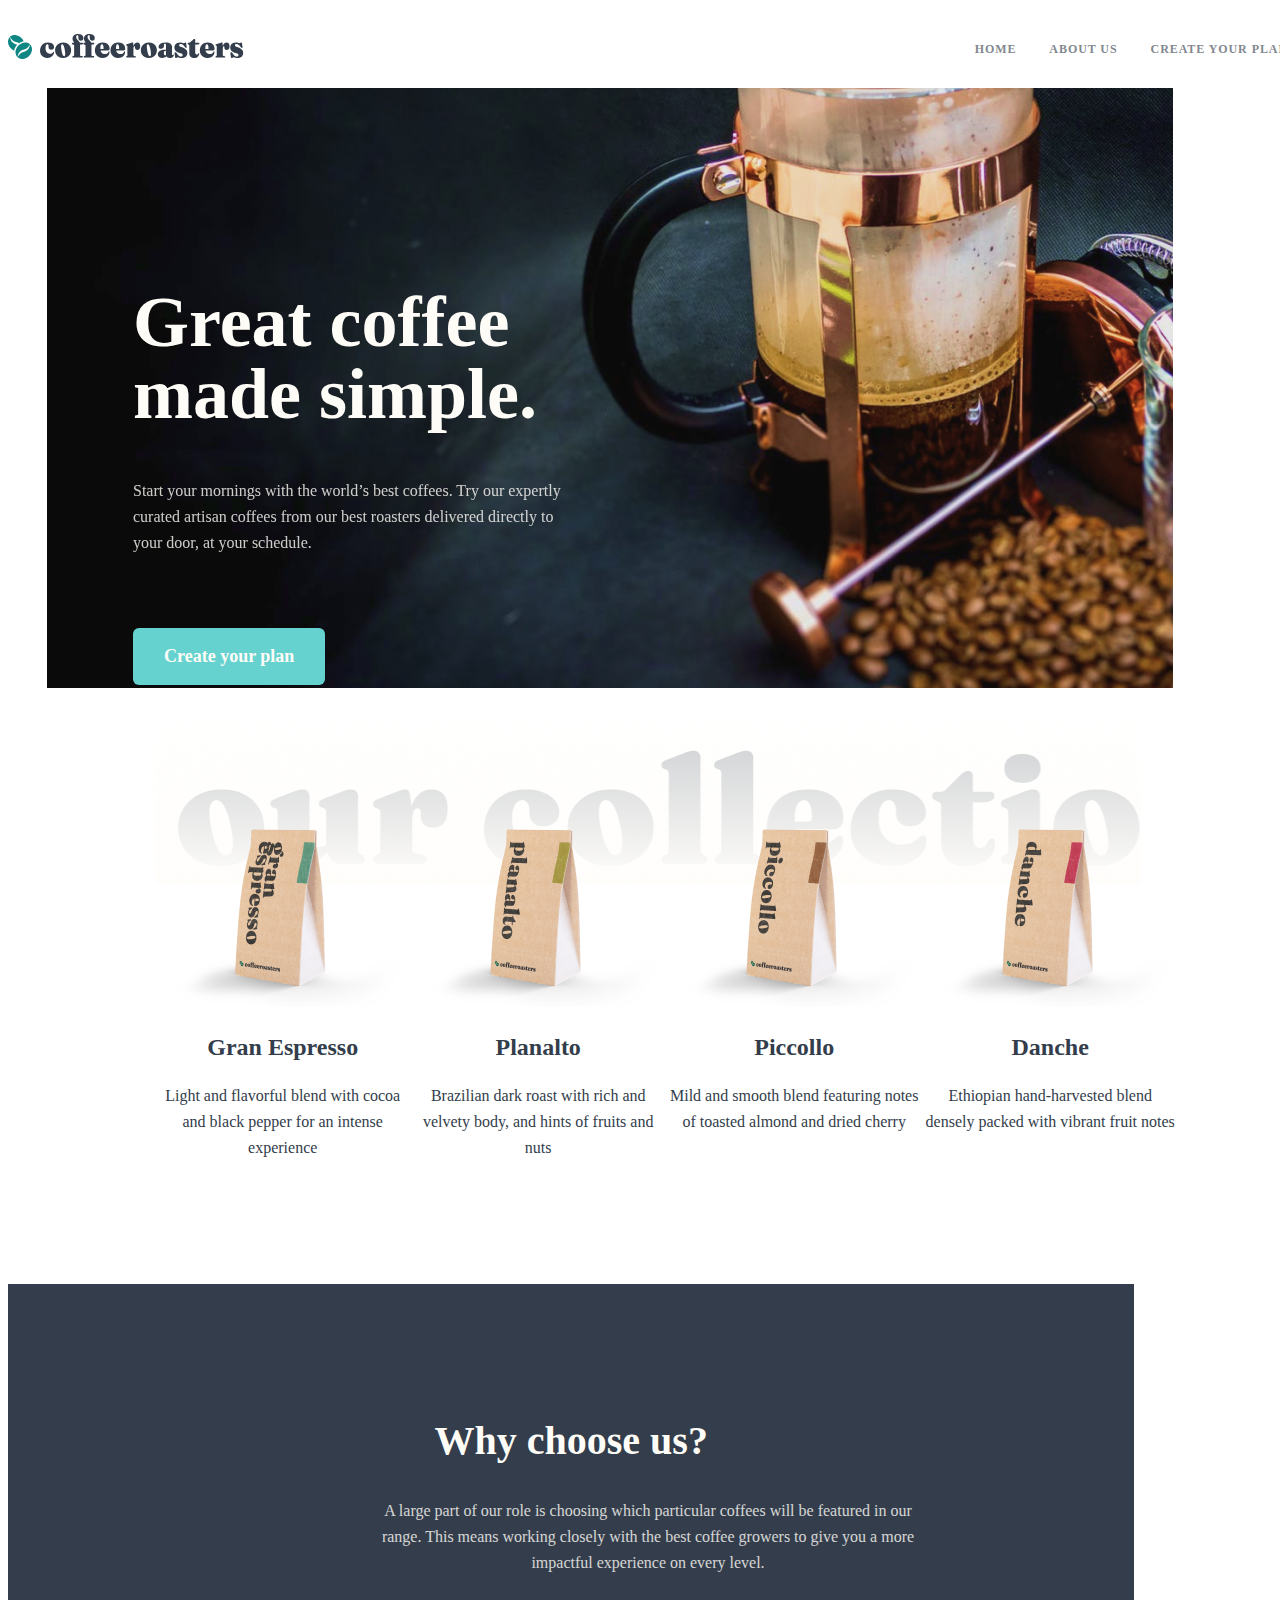
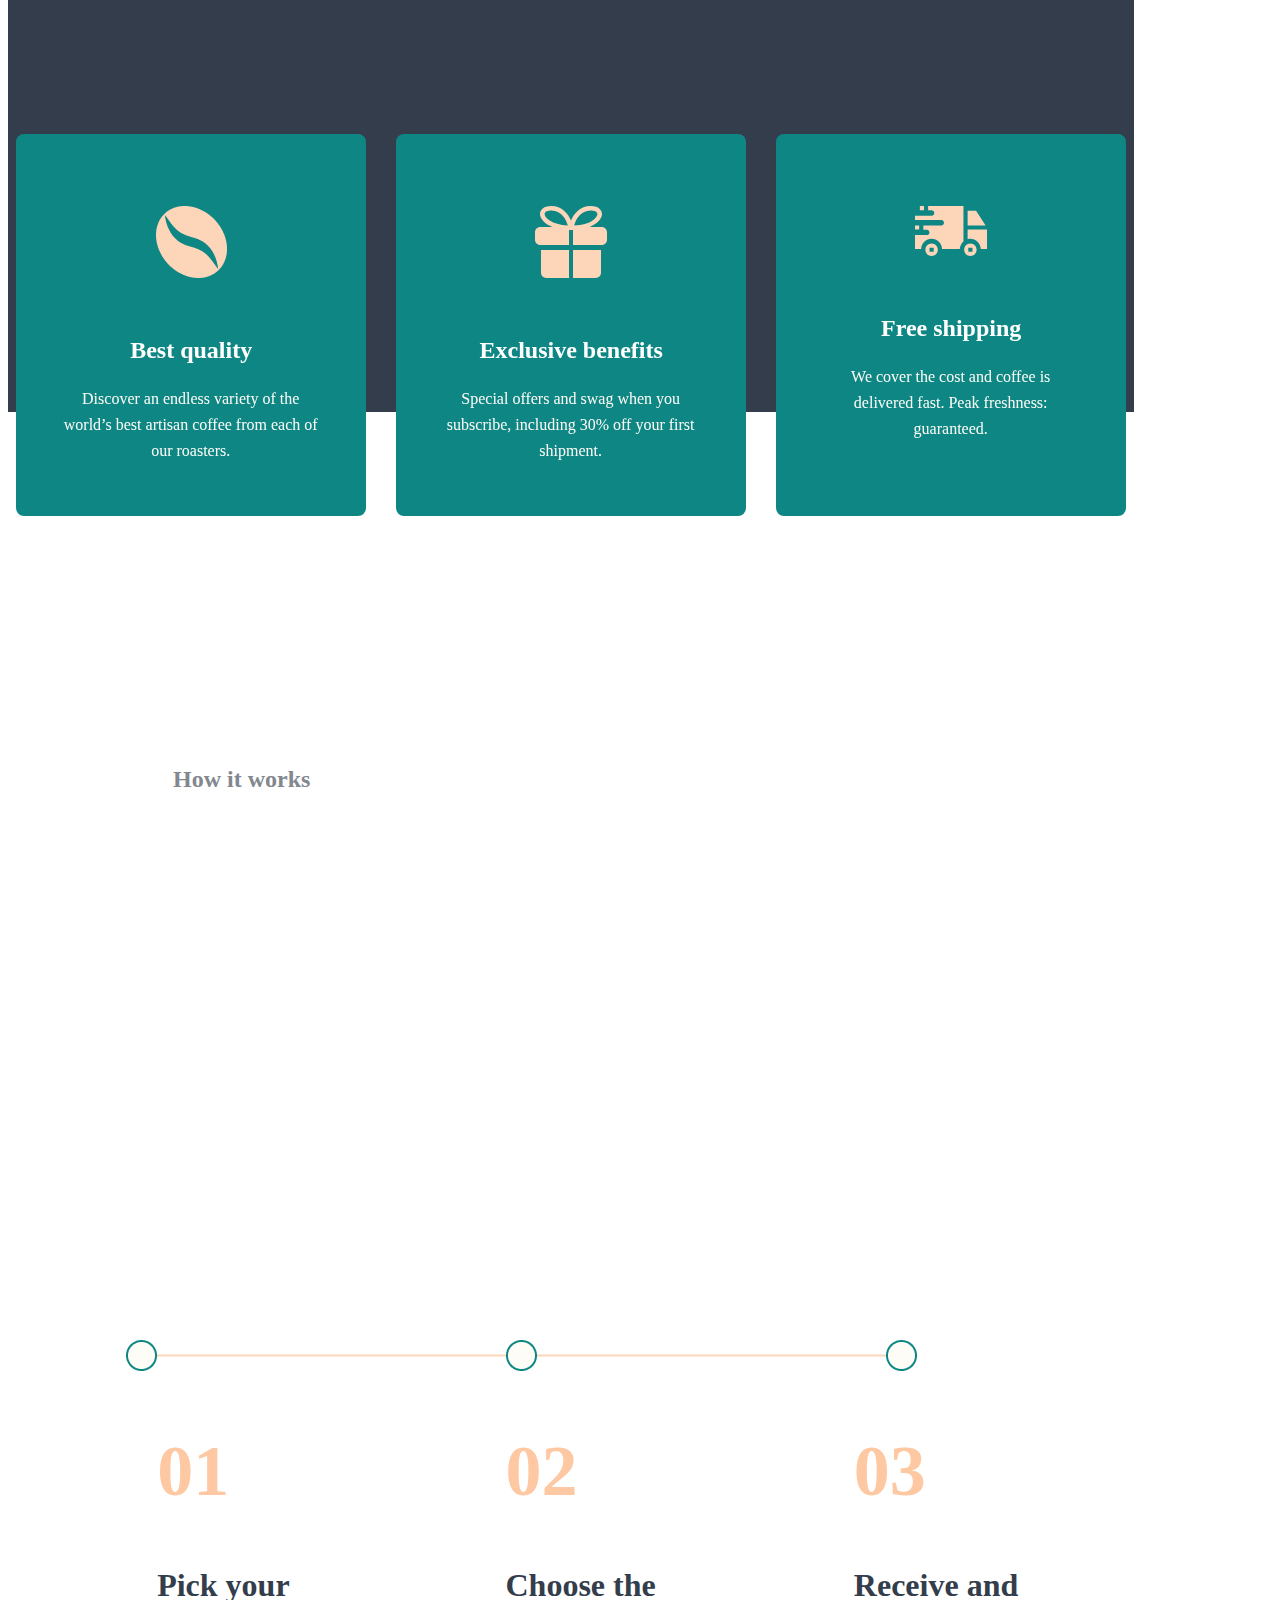
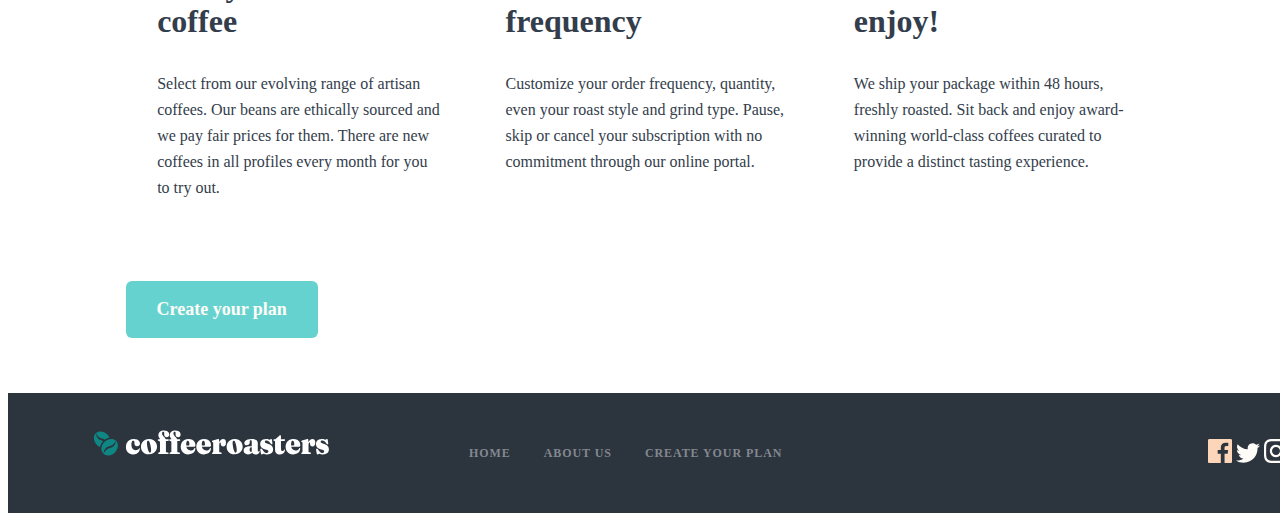
<file: index.html>
<!DOCTYPE html>
<html lang="en">
<head>
    <meta charset="UTF-8">
    <meta http-equiv="X-UA-Compatible" content="IE=edge">
    <meta name="viewport" content="width=device-width, initial-scale=1.0">
    <title>Document</title>
    <link rel="stylesheet" href="./style/main.css">
</head>
<body>
    <header>
        <div class="header_logo">
            <img src="./img/logo (2).svg" alt="">
        </div>
        <nav class="header_nav">
            <ul class="header_collection">
                <li class="collection_items"><a class="collection_items_links" href="index.htm">HOME</a></li>
                <li class="collection_items"><a class="collection_items_links" href="about.html">ABOUT US</a></li>
                <li class="collection_items"><a class="collection_items_links" href="createplan.html">Create your plan</a></li>
            </ul>
        </nav>
        <i id="cross_bar" class="fa-solid fa-align-justify"></i>
    </header>
    <div class="hero_photo">
        <div class="hero_text">
            <h1>Great coffee 
                made simple.</h1>
                <p class="main_text">Start your mornings with the world’s best coffees. Try our  expertly curated artisan coffees from our best roasters  delivered directly to your door, at your schedule.</p>
            <div class="hero_btn"> <button class="offer_btn">Create your plan</button></div>
            </div>
            </div>
            <div class="over_options">
                <div class="coffee_options">
            <div class="first_option">
                <div class="goods_photo">
                <img class="goods" src="./img/kopi1 copy.png" alt="">
            </div>
                <div class="text_quality">
                <h2 class="type">Gran Espresso</h2>
                <p class="description">Light and flavorful blend with cocoa <br> and black pepper for an intense <br> experience</p>
            </div>
            </div>
            <div class="first_option">
                <div class="goods_photo">
                <img class="goods" src="./img/kopi2.png" alt="">
              </div>
                <div class="text_quality">
                <h2 class="type">Planalto</h2>
                <p class="description">Brazilian dark roast with rich and  velvety body, and  hints of fruits and nuts</p>
            </div>
            </div>  
            <div class="first_option">
                <div class="goods_photo">
                <img class="goods" src="./img/kopi3.png" alt="">
             </div>
                <div class="text_quality">
                <h2 class="type">Piccollo</h2>
                <p class="description">Mild and smooth blend featuring  notes of toasted almond and dried  cherry</p>
            </div>
            </div>
            <div class="first_option">
                <div class="goods_photo">
                <img class="goods" src="./img/kopi4.png" alt="">
                </div>
                <div class="text_quality">
                <h2 class="type">Danche</h2>
                <p class="description">Ethiopian hand-harvested blend  densely packed with vibrant fruit  notes</p>
            </div>
            </div>
                </div>
                </div>
                <div class="over_reasons">
                    <div class="unite_box">
                <div class="box_reasons">
                    <div class="text_reason">
                    <div class="reason_one">
            <h2 class="question">Why choose us?</h2>
            <p class="reason">A large part of our role is choosing which particular coffees will be featured
                in our range. This means working closely with the best coffee growers to give
                you a more impactful experience on every level.</p>
            </div>  
            </div>
            <div class="over_boxes">
            <div class="boxes">
                <div class="box_one">
                    <div class="logo_quality">
                    <img src="./img/Shape1.png" alt="">
                    </div>
                    <div class="text_product">
                    <h2 class="quality">Best quality</h2>
                    <p class="advert_text">Discover an endless variety of the world’s best artisan coffee from each of our roasters.</p>
                </div>
                </div>
                <div class="box_one">
                    <div class="logo_quality">
                    <img src="./img/shape2.svg" alt="">
                    </div>
                    <div class="text_product">
                    <h2 class="quality">Exclusive benefits</h2>
                    <p class="advert_text">Special offers and swag when you subscribe, including 30% off your first shipment.</p>
                </div>
                </div>
                <div class="box_one">
                    <div class="logo_quality">
                    <img class="product_photo" src="./img/shape3.svg" alt="">
                    </div>
                    <div class="text_product">
                    <h2 class="quality">Free shipping</h2>
                    <p class="advert_text">We cover the cost and coffee is delivered fast. Peak freshness: guaranteed.</p>
                </div>
                </div>
            </div> 
            </div> 
            </div>
                <div class="seond_box">
                    <h2 class="process">How it works</h2>
                </div>
                </div>
                </div>
                <div class="over_statistics">
                    <div class="statistics">
                        <div class="line">
                      <img src="./img/line_circle.png" alt="">
                      </div>  
                      <div class="over_condition">
                      <div class="conditions">
                      <div class="first">
                        <h2 class="number">01</h2>
                        <h3 class="preference">Pick your <br>
                            coffee</h3>
                        <p class="inside_preference">Select from our evolving range of artisan coffees. Our beans are ethically sourced and we pay fair prices for them. There are new coffees in all profiles every month for you to try out.</p>
                      </div>
                      <div class="first">
                        <h2 class="number">02</h2>
                        <h3 class="preference">Choose the <br> frequency</h3>
                        <p class="inside_preference">Customize your order frequency, quantity, even your roast style and grind type. Pause, skip or cancel your subscription with no commitment through our online portal.</p>
                      </div>
                      <div class="first">
                        <h2 class="number">03</h2>
                        <h3 class="preference">Receive and <br> enjoy!</h3>
                        <p class="inside_preference">We ship your package within 48 hours, freshly roasted. Sit back and enjoy award-winning world-class coffees curated to provide a distinct tasting experience.</p>
                        <button class="attempt">Create your plan</button>  
                    </div>
                    </div>
                    <button class="plan">Create your plan</button>
                    </div>
                    </div>
                    </div>
                    <footer>
                        <div class="footer_part">
                            <div class="left_part">
                                <div class="footer_logo"> <img src="./img/footer_logo.svg" alt=""></div>
                            <nav class="nav_footer">
                                <ul class="collection">
                                    <li class="footer_items">HOME</li>
                                    <li class="footer_items">ABOUT US</li>
                                    <li class="footer_items">Create your plan</li>
                
                                </ul>
                            </nav>
                            </div>
                            <div class="apps_part">
                            <div class="right_part">
                                <img class="app" src="./img/facebook (2).svg" alt="">
                                <img class="app" src="./img/twitter.svg" alt="">
                                <img class="app" src="./img/inst.svg" alt="">
                            </div>
                            </div>
                        </div>
                    </footer>
</body>
</html>
</file>
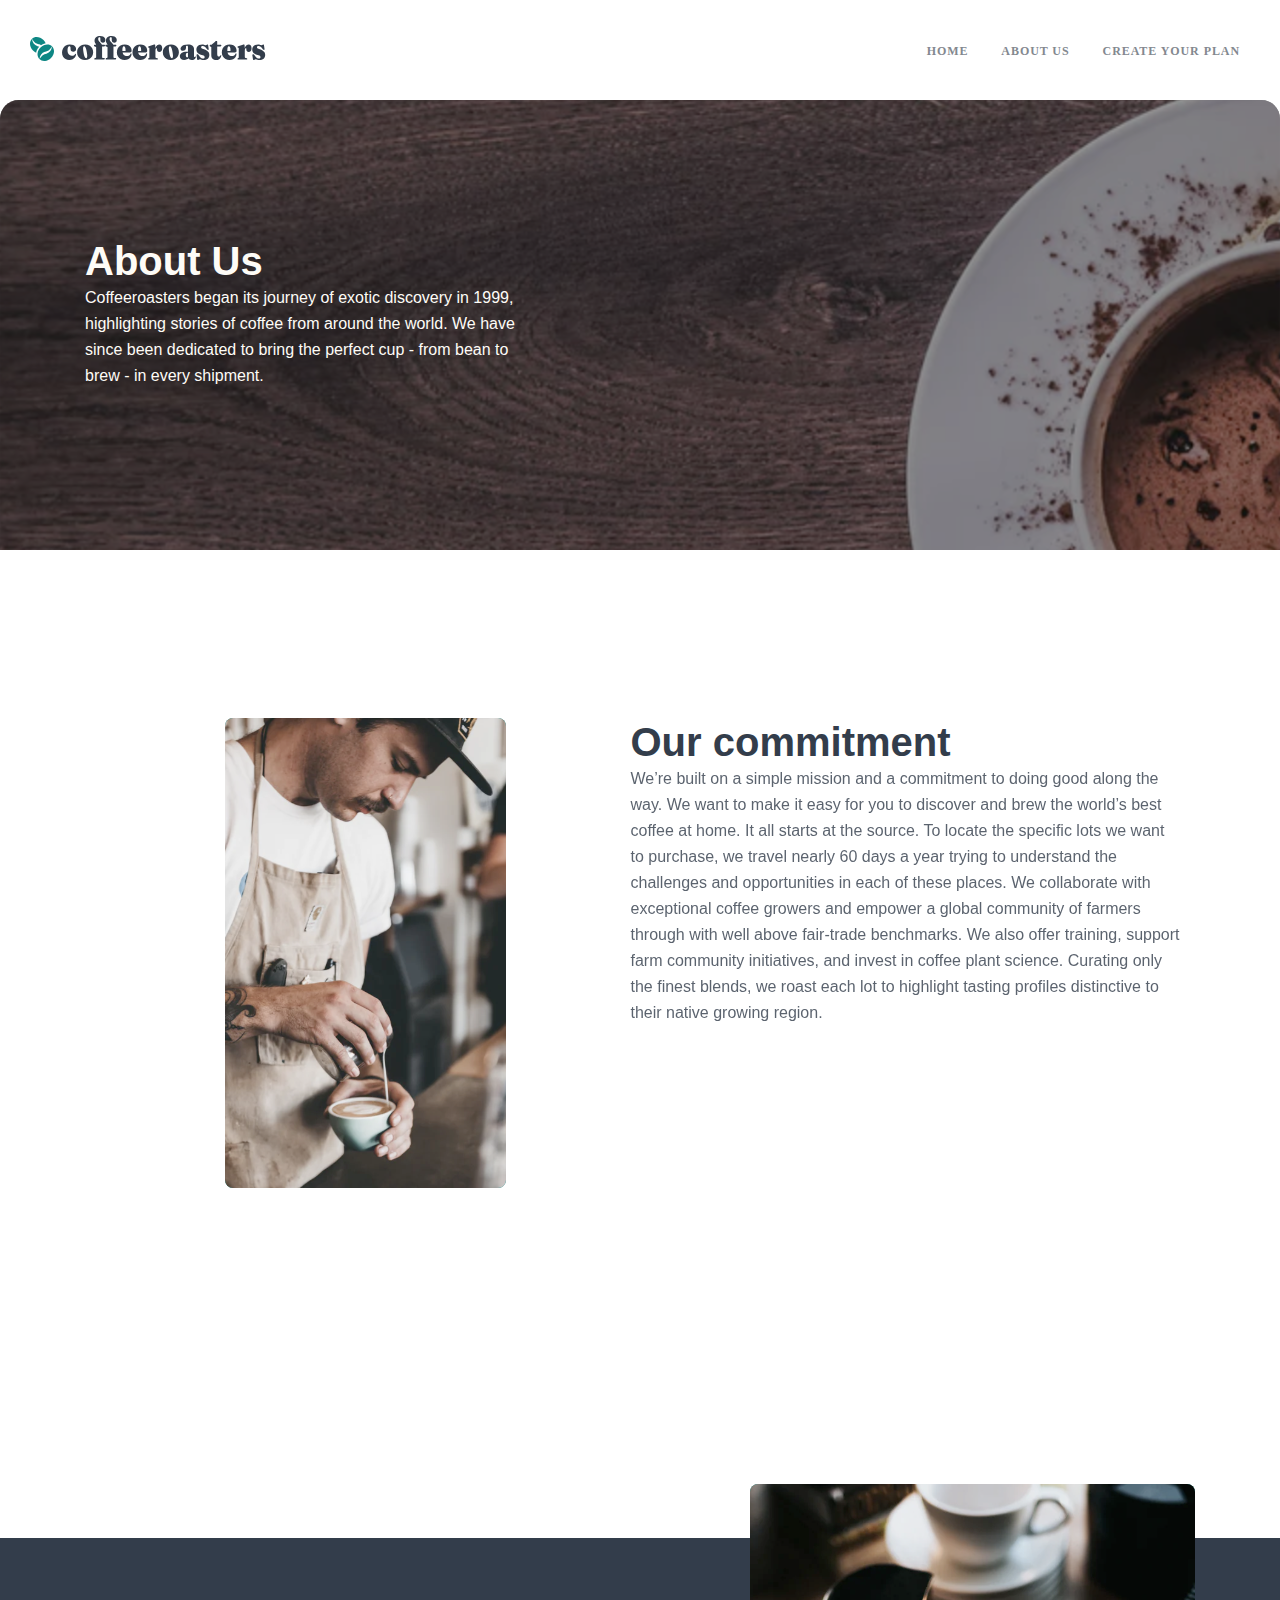
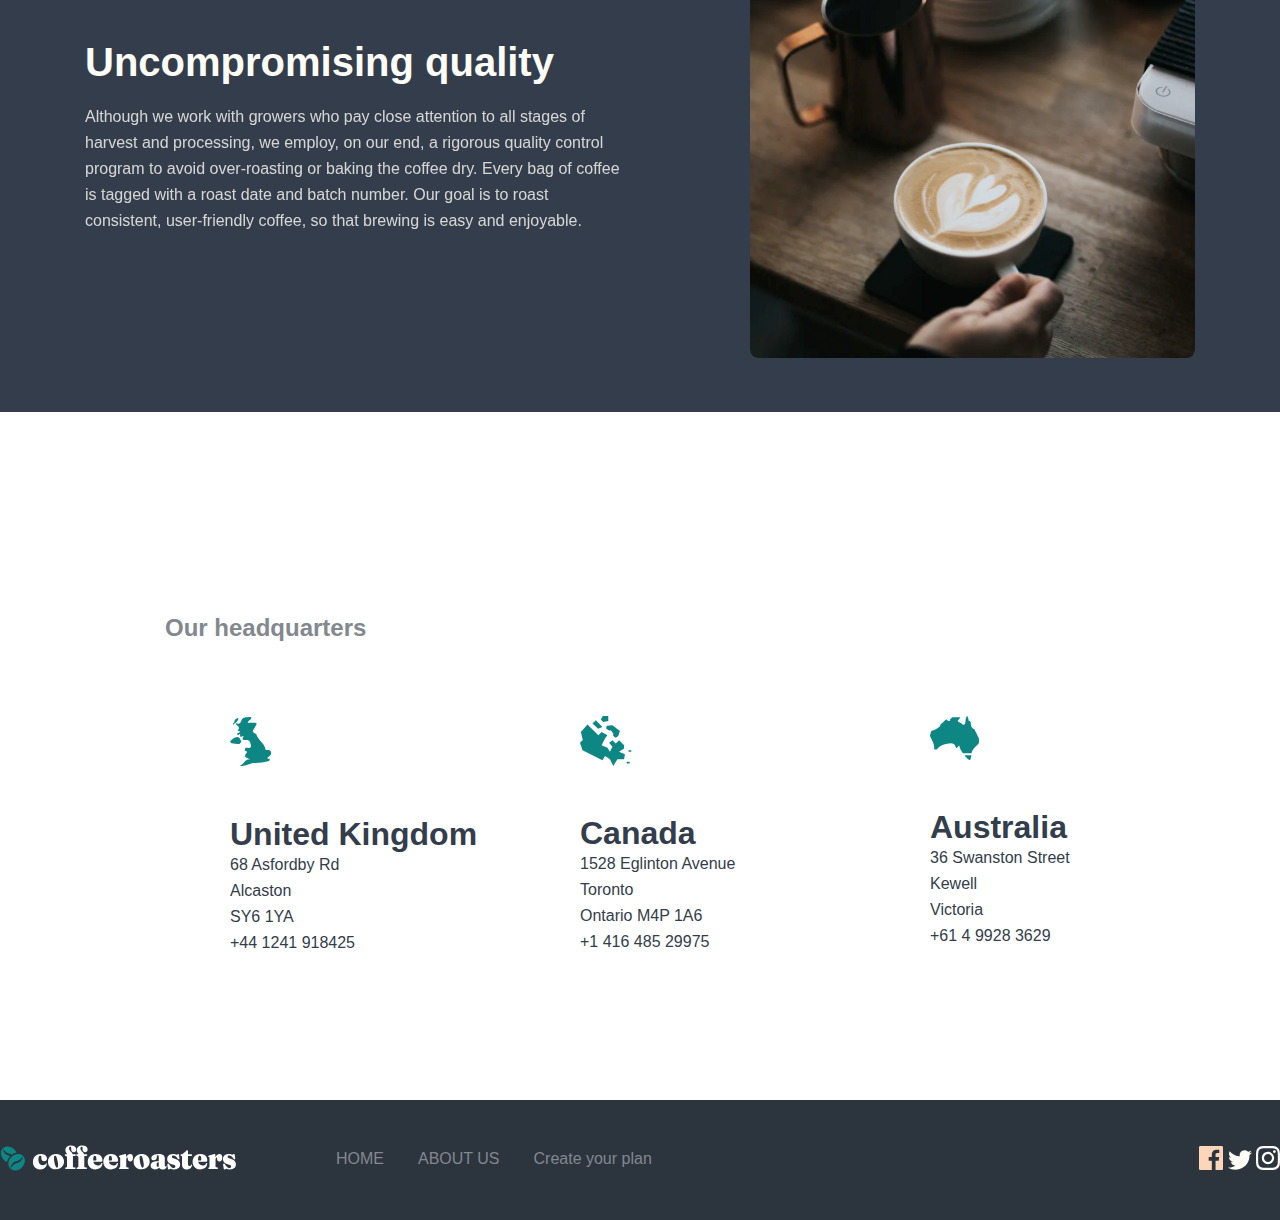
<file: about.html>
<!DOCTYPE html>
<html lang="en">

<head>
    <meta charset="UTF-8">
    <meta http-equiv="X-UA-Compatible" content="IE=edge">
    <meta name="viewport" content="width=device-width, initial-scale=1.0">
    <title>About us</title>
    <link rel="stylesheet" href="./style2/main.css">
    <link rel="shortcut icon" href="./img/favicon (2).ico" type="image/x-icon">
    <link rel="stylesheet" href="https://cdnjs.cloudflare.com/ajax/libs/font-awesome/6.1.1/css/all.min.css"
    integrity="sha512-KfkfwYDsLkIlwQp6LFnl8zNdLGxu9YAA1QvwINks4PhcElQSvqcyVLLD9aMhXd13uQjoXtEKNosOWaZqXgel0g=="
    crossorigin="anonymous" referrerpolicy="no-referrer" /> 
</head>

<body>
    <header>
        <div class="header_logo">
            <img src="./img/logo (2).svg" alt="">
        </div>
        <nav class="nav_header">
            <ul class="header_collection">
                <li class="header_items"><a class="header_links" href="index.html">HOME</a></li>
                <li class="header_items"><a class="header_links" href="about.html">ABOUT US</a></li>
                <li class="header_items"><a class="header_links" href="createplan.html">Create your plan</a></li>
            </ul>
        </nav>
        <i id="cross_bar" class="fa-solid fa-align-justify"></i>
    </header>
    <div class="over_hero">
        <div class="hero_part">
            <div class="hero_text">
                <h1>About Us</h1>
                <p class="history">Coffeeroasters began its journey of exotic discovery in 1999, highlighting stories of
                    coffee from around the world. We have since been dedicated to bring the perfect cup - from bean to
                    brew - in every shipment.</p>
            </div>
        </div>
    </div>
    <div class="over_main">
        <div class="main_part">
            <div class="main_photo">
                <img src="./images/under_hero.svg" alt="">
            </div>
            <div class="text_history">
                <h2>Our commitment</h2>
                <p>We’re built on a simple mission and a commitment to doing good along the way. We want to make it easy
                    for you to discover and brew the world’s best coffee at home. It all starts at the source. To locate
                    the specific lots we want to purchase, we travel nearly 60 days a year trying to understand the
                    challenges and opportunities in each of these places. We collaborate with exceptional coffee growers
                    and empower a global community of farmers through with well above fair-trade benchmarks. We also
                    offer training, support farm community initiatives, and invest in coffee plant science. Curating
                    only the finest blends, we roast each lot to highlight tasting profiles distinctive to their native
                    growing region.</p>
            </div>
        </div>
    </div>
    <div class="main_box">
        <div class="main_text">
            <h2 class="quality">Uncompromising quality</h2>
            <br>
            <p class="text_quality">Although we work with growers who pay close attention to all stages of harvest and
                processing, we employ, on our end, a rigorous quality control program to avoid over-roasting or baking
                the coffee dry. Every bag of coffee is tagged with a roast date and batch number. Our goal is to roast
                consistent, user-friendly coffee, so that brewing is easy and enjoyable.</p>
        </div>
        <div class="phone_version_photo">
            <img class="phone_version_photo" src="./images/Bitmap.jpg" alt="">
        </div>
        <div class="main_picture">
            <img src="./images/main_picture.svg" alt="">
        </div>
    </div>
    <div class="continets">
        <h2 class="location">Our headquarters</h2>
        <div class="over_countries">
        <div class="countries">
            <div class="country_one">
                <div class="Britan">
                    <img class="UK" src="./images/UK.svg" alt="">
                </div>
                <h2 class="name_country">United Kingdom</h2>
                <p class="address">68 Asfordby Rd <br>
                    Alcaston <br>
                    SY6 1YA <br>
                    +44 1241 918425</p>
            </div>
            <div class="country_one">
            <div class="Britan">
                <img class="Canada" src="./images/Canada.svg" alt="">
            </div>
            <h2 class="name_country">Canada </h2>
            <p class="address">1528 Eglinton Avenue <br>
                Toronto <br>
                Ontario M4P 1A6 <br>
                +1 416 485 29975</p>
                </div>
                <div class="country_one">
                    <div class="Britan"> 
                        <img class="Australia" src="./images/Australia.svg" alt="">
                    </div>
                    <h2 class="name_country">Australia</h2>
                    <p class="address">36 Swanston Street <br>
                        Kewell <br>
                        Victoria <br>
                        +61 4 9928 3629</p>
        </div>
                </div>
                </div>
                </div>
<footer>
    <div class="footer_part">
        <div class="footer_logo">
        <img src="./img/footer_logo.svg" alt="">
        </div>
        <nav class="nav_footer">
            <ul class="footer_collection">
                <li class="footer_items"><a class="footer_links" href="">HOME</a></li>
                <li class="footer_items"><a class="footer_links" href="">ABOUT US</a></li>
                <li class="footer_items"><a class="footer_links" href="">Create your plan</a></li>

            </ul>
        </nav>
    </div>
    <div class="apps">
        <img class="app" src="./img/facebook (2).svg" alt="">
        <img class="app" src="./img/twitter.svg" alt="">
        <img class="app" src="./img/inst.svg" alt="">

    </div>
</footer>
</body>
</html>
</file>
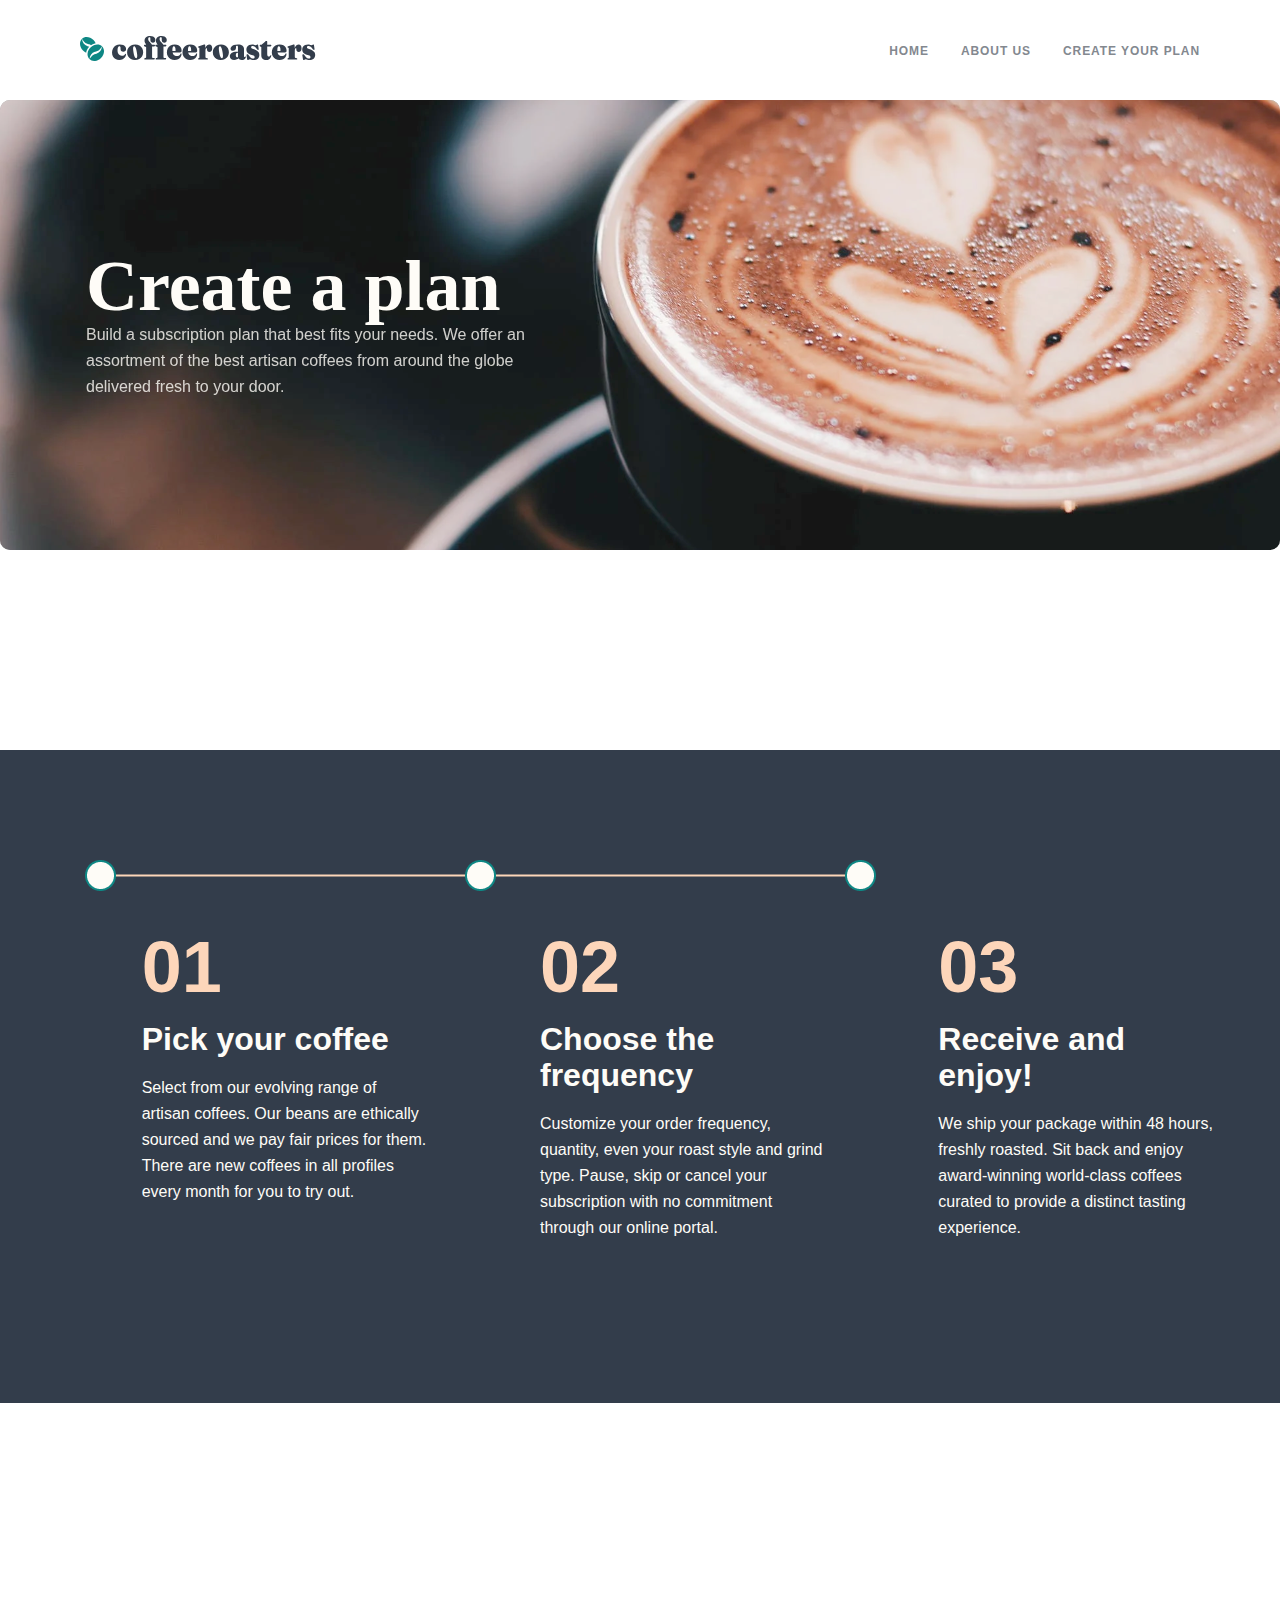
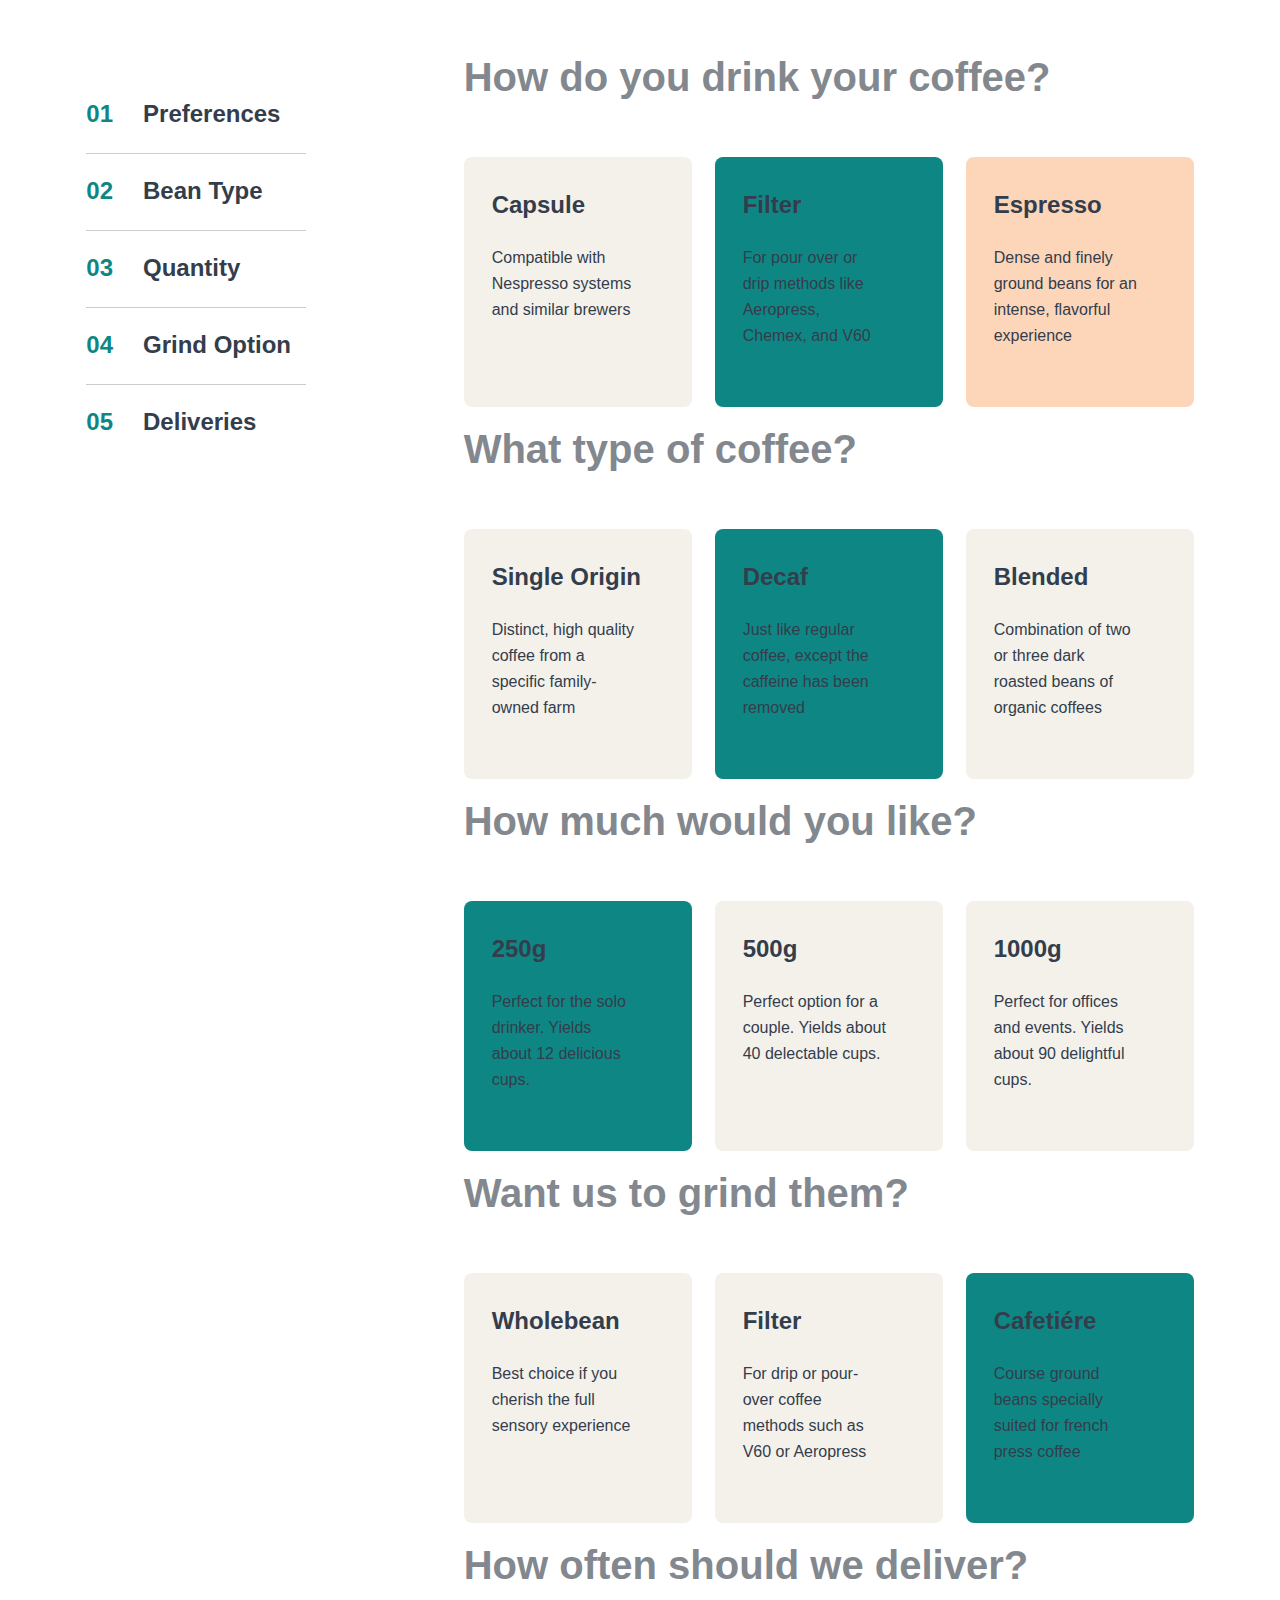
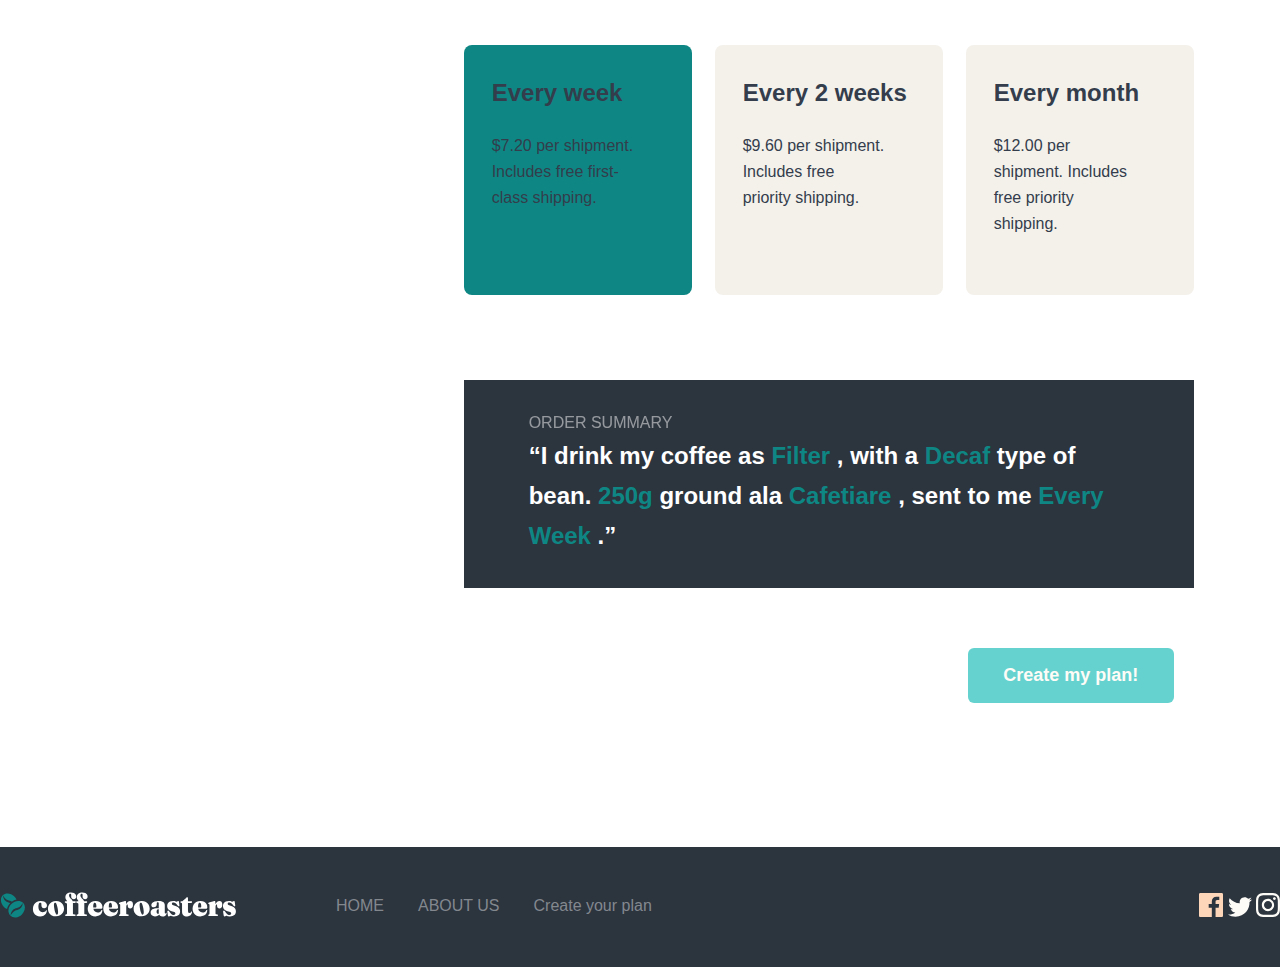
<file: createplan.html>
<!DOCTYPE html>
<html lang="en">

<head>
    <meta charset="UTF-8">
    <meta http-equiv="X-UA-Compatible" content="IE=edge">
    <meta name="viewport" content="width=device-width, initial-scale=1.0">
    <title>Create a plan</title>
    <link rel="stylesheet" href="./style3/main.css">
    <link rel="shortcut icon" href="./img/favicon (2).ico" type="image/x-icon">
    <link rel="stylesheet" href="https://cdnjs.cloudflare.com/ajax/libs/font-awesome/6.1.1/css/all.min.css"
    integrity="sha512-KfkfwYDsLkIlwQp6LFnl8zNdLGxu9YAA1QvwINks4PhcElQSvqcyVLLD9aMhXd13uQjoXtEKNosOWaZqXgel0g=="
    crossorigin="anonymous" referrerpolicy="no-referrer" /> 
</head>
<body>
        <header>
            <div class="logo">
                <img class="header_logo" src="./img/logo (2).svg" alt="">
            </div>
            <nav class="header_nav">
                <ul class="header_collection">
                    <li class="header_items"><a class="header_links" href="index.html">HOME</a></li>
                    <li class="header_items"><a class="header_links" href="about.html">ABOUT US</a></li>
                    <li class="header_items"><a class="header_links" href="createplan.html">Create your plan</a></li>

                </ul>
            </nav>
            <i id="cross_bar" class="fa-solid fa-align-justify"></i>
        </header>
        <div class="over_hero">
        <div class="hero_part">
            <div class="hero_text">
                <h1>Create a plan</h1>
                <p class="text_description">Build a subscription plan that best fits your needs. We offer an assortment
                    of the best artisan coffees from around the globe delivered fresh to your door.</p>
            </div>
        </div>
        </div>
        <div class="main_box">
            <div class="line">
                <img src="./img/line_circle.png" alt="">
            </div>
            <br>
            <br>
            <div class="statics">
                <div class="first">
                    <h2 class="number">01</h2>
                    <br>
                    <h3 class="offer">Pick your
                        coffee</h3>
                    <br>
                    <p class="conditions">Select from our evolving range of artisan coffees. Our beans are ethically
                        sourced and we pay fair prices for them. There are new coffees in all profiles
                        every month for you to try out.</p>
                </div>
                <div class="first">
                    <h2 class="number">02</h2>
                    <br>
                    <h3 class="offer">Choose the frequency</h3>
                    <br>
                    <p class="conditions">Customize your order frequency, quantity, even your roast style and grind
                        type. Pause, skip or cancel your subscription with no commitment through our online portal.</p>
                </div>
                <div class="first">
                    <h2 class="number">03</h2>
                    <br>
                    <h3 class="offer">Receive and enjoy!</h3>
                    <br>
                    <p class="conditions">We ship your package within 48 hours, freshly roasted. Sit back and enjoy
                        award-winning world-class coffees curated to provide a distinct tasting experience.</p>
                </div>
            </div>
        </div>
        <div class="under_main_part">
            <div class="options_part">
                <div class="first_option">
                    <p class="number_option">01</p>
                    <p class="preference">Preferences</p>
                </div>
                <div class="first_option">
                    <p class="number_option">02</p>
                    <p class="preference">Bean Type</p>
                </div>
                <div class="first_option">
                    <p class="number_option">03</p>
                    <p class="preference">Quantity</p>
                </div>
                <div class="first_option">
                    <p class="number_option">04</p>
                    <p class="preference">Grind Option</p>
                </div>
                <div class="first_option">
                    <p class="number_option">05</p>
                    <p class="preference">Deliveries</p>
                </div>
            </div>
            <div class="boxes">
                <h2 class="quiz">How do you drink your coffee?</h2>
                <div class="first_part">
                    <div class="first_box">
<h2 class="quality">Capsule</h2>
<p class="info">Compatible with Nespresso systems and similar brewers</p>
                    </div>
                <div class="second_box">
                    <h2 class="quality">Filter</h2>
                    <p class="info">For pour over or drip methods like Aeropress, Chemex, and V60</p>
                </div>

            <div class="third_box">
                <h2 class="quality">Espresso</h2>
                <p class="info">Dense and finely ground beans for an intense, flavorful experience</p>
            </div>
        </div>
        <br>
        <h2 class="quiz">What type of coffee?</h2>
        <div class="first_part">
            <div class="fourth_box">
                <h2 class="quality">Single Origin</h2>
                <p class="info">Distinct, high quality coffee from a specific family-owned farm</p>
            </div>
        <div class="fivth_box">
            <h2 class="quality">Decaf</h2>
            <p class="info">Just like regular coffee, except the caffeine has been removed</p>
        </div>

    <div class="sixth_box">
        <h2 class="quality">Blended</h2>
        <p class="info">Combination of two or three dark roasted beans of organic coffees</p>
    </div>
</div>
<br>
<h2 class="quiz">How much would you like?</h2>
<div class="first_part">
    <div class="seventh_box">
        <h2 class="quality">250g</h2>
        <p class="info">Perfect for the solo drinker. Yields about 12 delicious cups.</p>
    </div>
<div class="eighth_box">
    <h2 class="quality">500g</h2>
    <p class="info">Perfect option for a couple. Yields about 40 delectable cups.</p>
</div>

<div class="ninth_box">
    <h2 class="quality">1000g</h2>
    <p class="info">Perfect for offices and events. Yields about 90 delightful cups.</p>
</div>
</div>
<br>
<h2 class="quiz">Want us to grind them?</h2>
<div class="first_part">
    <div class="tenth_box">
        <h2 class="quality">Wholebean</h2>
        <p class="info">Best choice if you cherish the full sensory experience</p>
    </div>
<div class="elewenth_box">
    <h2 class="quality">Filter</h2>
    <p class="info">For drip or pour-over coffee methods such as V60 or Aeropress</p>
</div>

<div class="twelvth_box">
    <h2 class="quality">Cafetiére</h2>
    <p class="info"> Course ground beans specially suited for french press coffee</p>
</div>
</div>
<br>
<h2 class="quiz">How often should we deliver?</h2>
<div class="first_part">
    <div class="seventh_box">
<h2 class="quality">Every week</h2>
<p class="info">$7.20 per shipment. Includes free first-class shipping.</p>
    </div>
<div class="eighth_box">
<h2 class="quality">Every 2 weeks</h2>
<p class="info">$9.60 per shipment. Includes free priority shipping.</p>
</div>
<div class="ninth_box">
<h2 class="quality">Every month</h2>
<p class="info">$12.00 per shipment. Includes free priority shipping.</p>
</div>
</div>
<div class="comment">
    <div class="inside_comment">
        <h3 class="theme_text">Order Summary</h3>
        <p class="main_explaination">“I drink my coffee as <span>Filter</span> , with a <span>Decaf</span> type of bean. <span>250g</span> ground ala <span>Cafetiare</span> , sent to me <span>Every Week</span> .”</p>
    </div>
</div>
<div class="create_btn">  <button class="create">Create my plan!</button> </div>
    </div>
    </div>
    <div class="over_footer">
    <footer>
        <div class="footer_part">
            <div class="footer_logo">
            <img src="./img/footer_logo.svg" alt="">
            </div>
            <nav class="nav_footer">
                <ul class="footer_collection">
                    <li class="footer_items"><a class="footer_links" href="">HOME</a></li>
                    <li class="footer_items"><a class="footer_links" href="">ABOUT US</a></li>
                    <li class="footer_items"><a class="footer_links" href="">Create your plan</a></li>
    
                </ul>
            </nav>
        </div>
        <div class="apps">
            <img class="app" src="./img/facebook (2).svg" alt="">
            <img class="app" src="./img/twitter.svg" alt="">
            <img class="app" src="./img/inst.svg" alt="">
    
        </div>
    </footer>
</div>
</body>
</html>
</file>
<file: style/main.css>
header {
  width: 100%;
  height: 80px;
  background-color: white;
  position: -webkit-sticky;
  position: sticky;
  top: 0;
  left: 0;
  display: flex;
  justify-content: space-between;
  align-items: center;
}

body {
  max-width: 100%;
  width: 100%;
}

.header_collection {
  display: flex;
  list-style: none;
}

#cross_bar {
  display: none !important;
}

.collection_items {
  margin-right: 33px;
}

.collection_items:last-child {
  margin-right: 0;
}

.collection_items_links {
  font-family: "Barlow";
  font-style: normal;
  font-weight: 700;
  font-size: 12px;
  line-height: 15px;
  /* identical to box height, or 125% */
  letter-spacing: 0.923077px;
  text-transform: uppercase;
  text-decoration: none;
  color: #83888F;
}
.collection_items_links:hover {
  font-family: "Barlow";
  font-style: normal;
  font-weight: 700;
  font-size: 12px;
  line-height: 15px;
  /* identical to box height, or 125% */
  letter-spacing: 0.923077px;
  text-transform: uppercase;
  color: #333D4B;
  text-decoration: underline;
}
.collection_items_links:active {
  color: aqua;
}

.hero_photo {
  width: 88%;
  height: 600px;
  background-image: url(../img/Bitmap.jpg);
  background-size: cover;
  background-position: center;
  margin-left: 39px;
}

.hero_text {
  padding-left: 86px;
  padding-top: 150px;
}

h1 {
  font-family: "Fraunces 9pt";
  font-style: normal;
  font-weight: 900;
  font-size: 72px;
  line-height: 72px;
  /* or 100% */
  max-width: 493px;
  color: #FEFCF7;
}

.main_text {
  font-family: "Barlow";
  font-style: normal;
  font-weight: 400;
  font-size: 16px;
  line-height: 26px;
  /* or 162% */
  color: #FEFCF7;
  mix-blend-mode: normal;
  opacity: 0.8;
  max-width: 445px;
}

.offer_btn {
  font-family: "Fraunces 9pt";
  font-style: normal;
  font-weight: 900;
  font-size: 18px;
  line-height: 25px;
  /* identical to box height, or 139% */
  text-align: center;
  background: #66D2CF;
  border-radius: 6px;
  padding: 16px 31px;
  color: #FEFCF7;
  margin-top: 56px;
  cursor: pointer;
  border: none;
}
.offer_btn:hover {
  background-color: aqua;
}
.offer_btn:active {
  box-shadow: 0px 0px 0px 3px gray;
}

.over_options {
  display: flex;
  justify-content: center;
}

.coffee_options {
  width: 77%;
  height: 196px;
  background-image: url(../img/coffee\ options.png);
  background-size: cover;
  display: flex;
  justify-content: space-around;
}

.first_option {
  margin-top: 126px;
  display: block;
}

.type {
  font-family: "Fraunces 9pt";
  font-style: normal;
  font-weight: 900;
  font-size: 24px;
  line-height: 32px;
  /* identical to box height, or 133% */
  text-align: center;
  color: #333D4B;
}

.description {
  font-family: "Barlow";
  font-style: normal;
  font-weight: 400;
  font-size: 16px;
  line-height: 26px;
  /* or 162% */
  text-align: center;
  color: #333D4B;
  min-width: 255px;
}

.over_reasons {
  display: flex;
  justify-content: center;
}

.box_reasons {
  width: 88%;
  height: 728px;
  background-color: #333D4B;
  margin-top: 400px;
  position: relative;
}

.reason_one {
  padding-top: 100px;
}

.question {
  font-family: "Fraunces 9pt";
  font-style: normal;
  font-weight: 900;
  font-size: 40px;
  line-height: 48px;
  /* identical to box height, or 120% */
  text-align: center;
  color: #FEFCF7;
}

.reason {
  font-family: "Barlow";
  font-style: normal;
  font-weight: 400;
  font-size: 16px;
  line-height: 26px;
  max-width: 540px;
  margin-left: 370px;
  /* or 162% */
  text-align: center;
  color: #FEFCF7;
  mix-blend-mode: normal;
  opacity: 0.8;
  width: 540px;
}

.box_one {
  width: 350px;
  height: 382px;
  background: #0E8784;
  border-radius: 8px;
  margin-right: 30px;
}

.box_one:last-child {
  margin-right: 0;
}

.over_boxes {
  display: flex;
  justify-content: center;
}

.boxes {
  display: flex;
  position: absolute;
  top: 450px;
}

.seond_box {
  width: 1280px;
  height: 577px;
  background-color: white;
}

.quality {
  font-family: "Fraunces 9pt";
  font-style: normal;
  font-weight: 900;
  font-size: 24px;
  line-height: 32px;
  /* identical to box height, or 133% */
  margin-top: 56px;
  text-align: center;
  color: white;
}

.advert_text {
  font-family: "Barlow";
  font-style: normal;
  font-weight: 400;
  font-size: 16px;
  line-height: 26px;
  /* or 162% */
  text-align: center;
  color: #FEFCF7;
  max-width: 255px;
  margin-left: 47px;
}

.logo_quality {
  display: flex;
  justify-content: center;
  margin-top: 72px;
}

.process {
  font-family: "Fraunces 9pt";
  font-style: normal;
  font-weight: 900;
  font-size: 24px;
  line-height: 32px;
  /* identical to box height, or 133% */
  margin-top: 351px;
  color: #83888F;
  margin-left: 165px;
}

.statistics {
  height: 453px;
  width: 1045px;
}

.over_statistics {
  display: flex;
  justify-content: center;
}

.number {
  font-family: "Fraunces 9pt";
  font-style: normal;
  font-weight: 900;
  font-size: 72px;
  line-height: 72px;
  /* identical to box height, or 100% */
  color: #fdc8a2;
}

.preference {
  font-family: "Fraunces 9pt";
  font-style: normal;
  font-weight: 900;
  font-size: 32px;
  line-height: 36px;
  /* or 112% */
  color: #333D4B;
}

.inside_preference {
  font-family: "Barlow";
  font-style: normal;
  font-weight: 400;
  font-size: 16px;
  line-height: 26px;
  /* or 162% */
  color: #333D4B;
  max-width: 285px;
}

.conditions {
  display: flex;
  justify-content: space-around;
}

.plan {
  padding: 16px 31px;
  font-family: "Fraunces 9pt";
  font-style: normal;
  font-weight: 900;
  font-size: 18px;
  line-height: 25px;
  /* identical to box height, or 139% */
  background: #66D2CF;
  border-radius: 6px;
  margin-top: 64px;
  border: none;
  cursor: pointer;
  text-align: center;
  color: #FEFCF7;
}
.plan:hover {
  background-color: aqua;
}
.plan:active {
  box-shadow: 0px 0px 0px 3px gray;
}

.attempt {
  display: none;
}

.left_part {
  display: flex;
}
.left_part .collection {
  display: flex;
}
.left_part .footer_items {
  font-family: "Barlow";
  font-style: normal;
  font-weight: 700;
  font-size: 12px;
  line-height: 15px;
  /* identical to box height, or 125% */
  letter-spacing: 0.923077px;
  text-transform: uppercase;
  color: #83888F;
  cursor: pointer;
  list-style: none;
  margin-left: 33px;
}
.left_part .footer_items:hover {
  font-family: "Barlow";
  font-style: normal;
  font-weight: 700;
  font-size: 12px;
  line-height: 15px;
  /* identical to box height, or 125% */
  letter-spacing: 0.923077px;
  text-transform: uppercase;
  color: #FEFCF7;
}
.left_part .footer_items:active {
  color: aqua;
}
.left_part .footer_logo {
  padding-left: 85px;
}
.left_part .footer_items:first-child {
  margin-left: 0;
}

.footer_items:first-child {
  padding-left: 100px;
}

.app {
  cursor: pointer;
}

footer {
  display: flex;
  justify-content: center;
  margin-top: 200px;
}

.footer_part {
  width: 1280px;
  height: 120px;
  background: #2C343E;
  display: flex;
  align-items: center;
  justify-content: space-between;
}

@media only screen and (max-width: 768px) {
  .coffee_options {
    height: 118px;
    display: block;
  }
  h1 {
    font-family: "Fraunces 9pt";
    font-style: normal;
    font-weight: 900;
    font-size: 48px;
    line-height: 48px;
    /* or 100% */
    color: #FEFCF7;
    max-width: 329px;
  }
  .goods {
    margin-left: 97px;
  }
  .first_option {
    display: flex;
  }
  .quality {
    font-family: "Fraunces 9pt";
    font-style: normal;
    font-weight: 900;
    font-size: 24px;
    line-height: 32px;
    /* identical to box height, or 133% */
    color: #FEFCF7;
  }
  .description {
    font-family: "Barlow";
    font-style: normal;
    font-weight: 400;
    font-size: 15px;
    line-height: 25px;
    /* or 167% */
    max-width: 282px;
    color: #333D4B;
    max-width: 282px;
  }
  .box_reasons {
    margin-top: 1200px;
  }
  .box_one {
    display: flex;
    margin-top: 24px;
  }
  .attempt {
    display: none;
  }
  .cross_bar {
    display: none;
  }
  .logo_quality {
    width: 55px;
    height: 56px;
    margin-left: 70px;
  }
  .advert_text {
    max-width: 344px;
  }
  .boxes {
    display: block;
  }
  .box_one {
    width: 573px;
    height: 180px;
  }
  .process {
    margin-left: 300px;
    margin-top: 400px;
  }
  .number {
    font-family: "Fraunces 9pt";
    font-style: normal;
    font-weight: 900;
    font-size: 72px;
    line-height: 72px;
    /* identical to box height, or 100% */
    color: #FDD6BA;
  }
  .preference {
    font-family: "Fraunces 9pt";
    font-style: normal;
    font-weight: 900;
    font-size: 28px;
    line-height: 32px;
    /* or 114% */
    color: #333D4B;
  }
  .inside_preference {
    max-width: 223px;
  }
  .line {
    width: 467px;
  }
  .footer_logo {
    display: flex;
    justify-content: center;
  }
  .apps_part {
    padding-left: 290px;
    padding-top: 64px;
  }
  .left_part {
    display: block;
  }
  .footer_part {
    display: block;
    width: 680px;
    height: 270px;
    padding-top: 54px;
  }
  .nav_footer {
    display: flex;
    justify-content: center;
    padding-top: 33px;
  }
  .main_text {
    max-width: 398px;
  }
}
@media only screen and (max-width: 400px) {
  body {
    max-width: 100%;
    width: 100%;
  }
  header {
    width: 100%;
  }
  .header_nav {
    display: none;
  }
  .hero_text {
    padding-left: 0;
    padding-top: 150px;
  }
  .main_text {
    max-width: 279px;
    font-family: "Barlow";
    font-style: normal;
    font-weight: 400;
    font-size: 15px;
    line-height: 25px;
    /* or 167% */
    text-align: center;
    color: #FEFCF7;
    mix-blend-mode: normal;
    opacity: 0.8;
  }
  h1 {
    font-family: "Fraunces 9pt";
    font-style: normal;
    font-weight: 900;
    font-size: 40px;
    line-height: 40px;
    /* or 100% */
    min-width: 279px;
    text-align: center;
    color: #FEFCF7;
    max-width: 279px;
  }
  .hero_btn {
    display: flex;
    justify-content: center;
  }
  i {
    display: block;
  }
  .hero_photo {
    background-size: cover;
    background-position: center;
    width: 100%;
    background-position: calc(100% + 100px);
    height: 550px;
  }
  .line {
    width: 50px;
    height: 50px;
  }
  .first_option {
    display: block;
  }
  .goods_photo {
    display: flex;
    justify-content: center;
    width: 200px;
  }
  .description {
    max-width: 282px;
  }
  .unite_box {
    margin-top: 650px;
  }
  .coffee_options {
    background-size: cover;
    width: 689px;
  }
  .text_reason {
    margin-left: 210px;
  }
  .question {
    font-family: "Fraunces 9pt";
    font-style: normal;
    font-weight: 900;
    font-size: 28px;
    line-height: 28px;
    /* identical to box height, or 100% */
    max-width: 279px;
    text-align: center;
    color: #FEFCF7;
    padding-left: 360px;
  }
  .reason {
    font-family: "Barlow";
    font-style: normal;
    font-weight: 400;
    font-size: 15px;
    line-height: 25px;
    /* or 167% */
    color: #FEFCF7;
    mix-blend-mode: normal;
    text-align: center;
    opacity: 0.8;
    max-width: 279px;
  }
  .boxes {
    top: 305px;
  }
  .box_one {
    width: 279px;
    height: 382px;
    display: block;
    margin-left: 320px;
    margin-top: -55px;
  }
  .logo_quality {
    padding: 72px 50px 0px 50px;
  }
  .product_photo {
    height: 71px;
    width: 72px;
  }
  .over_condition {
    display: flex;
    justify-content: center;
  }
  .conditions {
    display: block;
  }
  .attempt {
    padding: 16px 31px;
    font-family: "Fraunces 9pt";
    font-style: normal;
    font-weight: 900;
    font-size: 18px;
    line-height: 25px;
    /* identical to box height, or 139% */
    background: #66D2CF;
    border-radius: 6px;
    margin-top: 64px;
    border: none;
    cursor: pointer;
    text-align: center;
    color: #FEFCF7;
    display: block;
  }
  .attempt:hover {
    background-color: aqua;
  }
  .attempt:active {
    box-shadow: 0px 0px 0px 3px gray;
  }
  .plan {
    display: none;
  }
  footer {
    margin-top: 1250px;
  }
  .nav_footer {
    display: flex;
    justify-content: center;
  }
  .collection_items {
    text-align: center;
  }
  .footer_items:first-child {
    padding-left: 0;
    padding-left: 33px;
  }
  .left_part .collection {
    display: block;
  }
  .footer_items {
    padding-top: 24px;
    font-family: "Barlow";
    font-style: normal;
    font-weight: 700;
    font-size: 12px;
    line-height: 15px;
    /* identical to box height, or 125% */
    letter-spacing: 0.923077px;
    text-transform: uppercase;
    color: #83888F;
  }
}/*# sourceMappingURL=main.css.map */
</file>
<file: style2/main.css>
* {
  padding: 0;
  margin: 0;
  box-sizing: border-box;
  font-family: sans-serif;
}

body {
  max-width: 100%;
}

header {
  height: 100px;
  width: 100%;
  display: flex;
  justify-content: space-between;
  align-items: center;
}

.header_logo {
  margin-left: 30px;
}

#cross_bar {
  display: none;
}

.nav_header {
  margin-right: 40px;
}

.header_collection {
  display: flex;
  list-style: none;
}

.header_items {
  margin-right: 33px;
}

.header_items:last-child {
  margin-right: 0;
}

.header_links {
  font-family: "Barlow";
  font-style: normal;
  font-weight: 700;
  font-size: 12px;
  line-height: 15px;
  /* identical to box height, or 125% */
  letter-spacing: 0.923077px;
  text-transform: uppercase;
  color: #83888F;
  text-decoration: none;
}
.header_links:hover {
  color: aqua;
  font-style: italic;
  transition: 0.5s;
}
.header_links:focus {
  color: #333D4B;
}

.over_hero {
  display: flex;
  justify-content: center;
}

.hero_part {
  width: 1280px;
  height: 450px;
  background-image: url(../images/hero_photo\ \(2\).svg);
  background-repeat: no-repeat;
  background-size: cover;
  background-position-x: right;
}
.hero_part .hero_text {
  padding: 137px 0px 0px 85px;
}
.hero_part h1 {
  font-style: normal;
  font-weight: 900;
  font-size: 40px;
  line-height: 48px;
  /* identical to box height, or 120% */
  color: #FEFCF7;
}
.hero_part p {
  font-style: normal;
  font-weight: 400;
  font-size: 16px;
  line-height: 26px;
  /* or 162% */
  max-width: 450px;
  color: #FEFCF7;
}

.over_main {
  display: flex;
  justify-content: center;
}

.main_part {
  display: flex;
  margin-top: 168px;
}
.main_part .main_photo {
  margin: 0px 125px;
}
.main_part h2 {
  font-style: normal;
  font-weight: 900;
  font-size: 40px;
  line-height: 48px;
  /* identical to box height, or 120% */
  color: #333D4B;
}
.main_part p {
  font-style: normal;
  font-weight: 400;
  font-size: 16px;
  line-height: 26px;
  /* or 162% */
  max-width: 550px;
  color: #333D4B;
  mix-blend-mode: normal;
  opacity: 0.8;
}

.main_box {
  position: relative;
  margin-top: 346px;
  width: 1280px;
  height: 474px;
  background-color: #333D4B;
}
.main_box .quality {
  font-style: normal;
  font-weight: 900;
  font-size: 40px;
  line-height: 48px;
  /* identical to box height, or 120% */
  color: #FEFCF7;
}
.main_box .text_quality {
  max-width: 540px;
  font-style: normal;
  font-weight: 400;
  font-size: 16px;
  line-height: 26px;
  /* or 162% */
  color: #FEFCF7;
  mix-blend-mode: normal;
  opacity: 0.8;
}
.main_box .main_text {
  padding: 100px 0px 0px 85px;
}
.main_box .main_picture {
  position: absolute;
  left: 750px;
  bottom: 50px;
}

.continets {
  margin-top: 200px;
  margin-left: 165px;
}
.continets .location {
  font-style: normal;
  font-weight: 900;
  font-size: 24px;
  line-height: 32px;
  /* identical to box height, or 133% */
  color: #83888F;
}
.continets .countries {
  display: flex;
  justify-content: space-evenly;
}
.continets .country_one {
  width: 285px;
}
.continets .Britan {
  margin-top: 72px;
}
.continets .name_country {
  font-style: normal;
  font-weight: 900;
  font-size: 32px;
  line-height: 36px;
  /* identical to box height, or 112% */
  color: #333D4B;
  margin-top: 45px;
}
.continets .phone_version_photo {
  display: none;
}
.continets .address {
  font-style: normal;
  font-weight: 400;
  font-size: 16px;
  line-height: 26px;
  /* or 162% */
  color: #333D4B;
  max-width: 285px;
}

footer {
  width: 1280px;
  height: 120px;
  background: #2C343E;
  display: flex;
  justify-content: space-between;
  align-items: center;
  margin-top: 144px;
}

.footer_part {
  display: flex;
}

.nav_footer {
  margin-left: 100px;
  margin-top: 5px;
}

.footer_collection {
  display: flex;
  list-style: none;
}

.footer_items {
  margin-right: 34px;
}

.footer_links {
  text-decoration: none;
  color: #83888F;
}

.phone_version_photo {
  display: none;
}

@media only screen and (max-width: 800px) {
  body {
    max-width: 100%;
  }
  #cross_bar {
    display: none;
  }
  .header_links {
    font-style: normal;
    font-weight: 700;
    font-size: 12px;
    line-height: 15px;
    /* identical to box height, or 125% */
    letter-spacing: 0.923077px;
    text-transform: uppercase;
    color: #83888F;
  }
  .hero_part {
    width: 689px;
    height: 400px;
    background-size: cover;
  }
  .history {
    max-width: 398px;
    font-style: normal;
    font-weight: 400;
    font-size: 15px;
    line-height: 25px;
    /* or 167% */
    color: #FEFCF7;
    mix-blend-mode: normal;
    opacity: 0.8;
  }
  .main_photo {
    width: 281px;
    height: 470px;
  }
  footer {
    width: 688px;
    height: 270px;
    display: block;
  }
  .footer_part {
    display: block;
  }
  .footer_logo {
    display: flex;
    justify-content: center;
    padding-top: 55px;
  }
  .nav_footer {
    display: flex;
    justify-content: center;
    margin-top: 33px;
  }
  .apps {
    display: flex;
    justify-content: center;
    margin-top: 65px;
  }
  .phone_version_photo {
    display: block;
    width: 573px;
    height: 320px;
    margin: 0px 23px;
    position: absolute;
    bottom: 180px;
  }
  .main_picture {
    display: none;
  }
  .main_box {
    width: 688px;
    height: 488px;
    padding: 0;
  }
  .main_box .main_text {
    padding: 0;
    padding: 200px 74px 0px 74px;
  }
  .app {
    margin-right: 24px;
  }
  .app:last-child {
    margin-right: 0;
  }
}
@media only screen and (max-width: 400px) {
  #cross_bar {
    display: block;
  }
  .nav_header {
    display: none;
  }
  .main_part {
    display: block;
  }
  .main_part .main_photo {
    margin: 0;
    margin: 0px 25px;
    width: 327px;
  }
  .main_part p {
    max-width: 327px;
    text-align: center;
  }
  .main_box {
    width: 350px;
    height: 509px;
    padding: 0;
  }
  .main_text {
    padding-top: 142px;
  }
  .text_quality {
    max-width: 279px;
  }
  .quality {
    font-style: normal;
    font-weight: 900;
    font-size: 28px;
    line-height: 28px;
    /* or 100% */
    max-width: 279px;
    text-align: center;
    color: #FEFCF7;
  }
  .phone_version_photo {
    display: block;
    width: 279px;
    height: 156px;
    margin: 0px 23px;
    position: absolute;
    bottom: 210px;
  }
  .main_picture {
    display: none;
  }
  .continets {
    margin-left: 0;
  }
  .continets .countries {
    display: block;
  }
  .over_countries {
    display: flex;
    justify-content: center;
  }
  .location {
    text-align: center;
  }
  footer {
    max-width: 279px;
    height: 327px;
  }
  .footer_collection {
    display: block;
  }
  .footer_items {
    margin-top: 24px;
  }
  .app {
    margin-right: 24px;
  }
  .app:last-child {
    margin-right: 0;
  }
}/*# sourceMappingURL=main.css.map */
</file>
<file: style3/main.css>
* {
  padding: 0;
  margin: 0;
  font-family: sans-serif;
  box-sizing: border-box;
}

header {
  width: 100%;
  height: 100px;
  display: flex;
  justify-content: space-between;
  align-items: center;
  padding: 0 80px;
}

.header_collection {
  display: flex;
  list-style: none;
}

#cross_bar {
  display: none;
}

.header_items {
  margin-right: 32px;
}

.header_items:last-child {
  margin-right: 0;
}

.header_links {
  font-style: normal;
  font-weight: 700;
  font-size: 12px;
  text-decoration: none;
  line-height: 15px;
  /* identical to box height, or 125% */
  letter-spacing: 0.923077px;
  text-transform: uppercase;
  color: #83888F;
}
.header_links:hover {
  color: aqua;
  font-style: italic;
  transition: 0.5s;
}
.header_links:focus {
  color: #333D4B;
}

.over_hero {
  display: flex;
  justify-content: center;
}

.hero_part {
  background-image: url(../images3/main_photo.svg);
  width: 1280px;
  height: 450px;
  background-size: cover;
  background-repeat: no-repeat;
}

h1 {
  font-family: "Fraunces 9pt";
  font-style: normal;
  font-weight: 900;
  font-size: 72px;
  line-height: 72px;
  /* identical to box height, or 100% */
  color: #FEFCF7;
}

.text_description {
  max-width: 445px;
  font-style: normal;
  font-weight: 400;
  font-size: 16px;
  line-height: 26px;
  /* or 162% */
  color: #FEFCF7;
  mix-blend-mode: normal;
  opacity: 0.8;
}

.hero_text {
  padding: 150px 0px 0px 86px;
}

.main_box {
  width: 1280px;
  height: 653px;
  background-color: #333D4B;
  margin-top: 200px;
  padding-top: 110px;
  padding-left: 85px;
}

.statics {
  display: flex;
  justify-content: space-around;
}

.number {
  font-style: normal;
  font-weight: 900;
  font-size: 72px;
  line-height: 72px;
  /* identical to box height, or 100% */
  color: #FDD6BA;
}

.offer {
  font-style: normal;
  font-weight: 900;
  font-size: 32px;
  line-height: 36px;
  /* or 112% */
  max-width: 255px;
  color: #FEFCF7;
}

.conditions {
  font-style: normal;
  font-weight: 400;
  font-size: 16px;
  line-height: 26px;
  /* or 162% */
  max-width: 285px;
  color: #FEFCF7;
}

.under_main_part {
  display: flex;
  justify-content: space-around;
  margin-top: 250px;
}

.first_option {
  display: flex;
  position: relative;
  margin-top: 45px;
}
.first_option::after {
  content: "";
  background-color: gray;
  width: 220px;
  height: 0.1px;
  position: absolute;
  top: 55px;
  opacity: 0.4;
}

.first_option:last-child::after {
  display: none;
}

.number_option {
  font-style: normal;
  font-weight: 900;
  font-size: 24px;
  line-height: 32px;
  /* identical to box height, or 133% */
  color: #0E8784;
}

.preference {
  font-style: normal;
  font-weight: 900;
  font-size: 24px;
  line-height: 32px;
  /* identical to box height, or 133% */
  color: #333D4B;
  margin-left: 30px;
}

.quiz {
  font-style: normal;
  font-weight: 900;
  font-size: 40px;
  line-height: 48px;
  /* identical to box height, or 120% */
  color: #83888F;
}

.first_part {
  display: flex;
  margin-top: 56px;
}

.first_box {
  width: 228px;
  height: 250px;
  background-color: #F4F1EB;
  border-radius: 8px;
  margin-right: 23px;
}

.second_box {
  width: 228px;
  height: 250px;
  background-color: #0E8784;
  border-radius: 8px;
  margin-right: 23px;
}

.third_box {
  width: 228px;
  height: 250px;
  background-color: #FDD6BA;
  border-radius: 8px;
}

.fourth_box {
  width: 228px;
  height: 250px;
  background-color: #F4F1EB;
  border-radius: 8px;
  margin-right: 23px;
}

.fivth_box {
  width: 228px;
  height: 250px;
  background-color: #0E8784;
  border-radius: 8px;
  margin-right: 23px;
}

.sixth_box {
  width: 228px;
  height: 250px;
  background-color: #F4F1EB;
  border-radius: 8px;
}

.seventh_box {
  width: 228px;
  height: 250px;
  background-color: #0E8784;
  border-radius: 8px;
  margin-right: 23px;
}

.eighth_box {
  width: 228px;
  height: 250px;
  background-color: #F4F1EB;
  border-radius: 8px;
  margin-right: 23px;
}

.ninth_box {
  width: 228px;
  height: 250px;
  background-color: #F4F1EB;
  border-radius: 8px;
}

.tenth_box {
  width: 228px;
  height: 250px;
  background-color: #F4F1EB;
  border-radius: 8px;
  margin-right: 23px;
}

.elewenth_box {
  width: 228px;
  height: 250px;
  background-color: #F4F1EB;
  border-radius: 8px;
  margin-right: 23px;
}

.twelvth_box {
  width: 228px;
  height: 250px;
  background-color: #0E8784;
  border-radius: 8px;
}

.seventh_box {
  width: 228px;
  height: 250px;
  background-color: #0E8784;
  border-radius: 8px;
  margin-right: 23px;
}

.eighth_box {
  width: 228px;
  height: 250px;
  background-color: #F4F1EB;
  border-radius: 8px;
  margin-right: 23px;
}

.ninth_box {
  width: 228px;
  height: 250px;
  background-color: #F4F1EB;
  border-radius: 8px;
}

.quality {
  font-style: normal;
  padding: 32px 0px 0px 28px;
  font-weight: 900;
  font-size: 24px;
  line-height: 32px;
  /* identical to box height, or 133% */
  color: #333D4B;
}

.info {
  padding: 24px 0px 0px 28px;
  font-style: normal;
  font-weight: 400;
  font-size: 16px;
  line-height: 26px;
  /* or 162% */
  color: #333D4B;
  max-width: 172px;
}

footer {
  width: 1280px;
  height: 120px;
  background: #2C343E;
  display: flex;
  justify-content: space-between;
  align-items: center;
  margin-top: 144px;
}

.footer_part {
  display: flex;
}

.nav_footer {
  margin-left: 100px;
  margin-top: 5px;
}

.footer_collection {
  display: flex;
  list-style: none;
}

.footer_items {
  margin-right: 34px;
}

.footer_links {
  text-decoration: none;
  color: #83888F;
}

.comment {
  width: 730px;
  height: 208px;
  background-color: #2C343E;
  margin-top: 85px;
}

.inside_comment {
  padding: 30px 0px 0px 65px;
}

.theme_text {
  font-style: normal;
  font-weight: 400;
  font-size: 16px;
  line-height: 26px;
  /* identical to box height, or 162% */
  text-transform: uppercase;
  color: #FFFFFF;
  mix-blend-mode: normal;
  opacity: 0.5;
}

.main_explaination {
  font-style: normal;
  font-weight: 900;
  font-size: 24px;
  line-height: 40px;
  /* or 167% */
  color: #FFFFFF;
  max-width: 602px;
}

span {
  color: #0E8784;
}

.create {
  font-style: normal;
  font-weight: 900;
  font-size: 18px;
  line-height: 25px;
  /* identical to box height, or 139% */
  padding: 15px 35.5px;
  background: #66D2CF;
  border-radius: 6px;
  margin-left: 504px;
  margin-top: 60px;
  text-align: center;
  border: none;
  transition: 0;
  color: #FEFCF7;
  cursor: pointer;
}
.create:hover {
  background-color: aqua;
  transition: 1s;
}
.create:active {
  box-shadow: 0px 0px 0px 3px gray;
  transition: 0;
}

@media only screen and (max-width: 400px) {
  header {
    padding: 0px 50px 0px 15px;
  }
  #cross_bar {
    display: block;
  }
  .header_nav {
    display: none;
  }
  .over_hero {
    display: block;
  }
  .hero_part {
    background-image: url(../images3/phone__photo.svg);
    background-size: cover;
    background-repeat: no-repeat;
    width: 327px;
    height: 400px;
  }
  .hero_text {
    padding: 0;
    padding-top: 100px;
  }
  h1 {
    font-style: normal;
    font-weight: 900;
    font-size: 40px;
    line-height: 40px;
    /* identical to box height, or 100% */
    text-align: center;
    color: #FEFCF7;
  }
  .text_description {
    font-style: normal;
    font-weight: 400;
    font-size: 15px;
    line-height: 25px;
    /* or 167% */
    text-align: center;
    color: #FEFCF7;
    mix-blend-mode: normal;
    opacity: 0.8;
  }
  .main_box {
    width: 375px;
    height: 1028px;
    padding: 0;
  }
  .line {
    display: none;
  }
  .statics {
    display: block;
  }
  .number {
    font-style: normal;
    font-weight: 900;
    font-size: 72px;
    line-height: 72px;
    /* identical to box height, or 100% */
    text-align: center;
    color: #FDD6BA;
  }
  .offer {
    text-align: center;
  }
  .conditions {
    text-align: center;
  }
  .under_main_part {
    display: block;
  }
  .first_part {
    display: block;
  }
  .options_part {
    display: none;
  }
  .first_box {
    width: 328px;
    height: 140px;
    background-color: #F4F1EB;
    border-radius: 8px;
    margin-right: 23px;
    margin-top: 16px;
  }
  .second_box {
    width: 328px;
    height: 140px;
    background-color: #0E8784;
    border-radius: 8px;
    margin-right: 23px;
    margin-top: 16px;
  }
  .third_box {
    width: 328px;
    height: 140px;
    background-color: #FDD6BA;
    border-radius: 8px;
    margin-top: 16px;
  }
  .fourth_box {
    width: 328px;
    height: 140px;
    background-color: #F4F1EB;
    border-radius: 8px;
    margin-right: 23px;
    margin-top: 16px;
  }
  .fivth_box {
    width: 328px;
    height: 140px;
    background-color: #0E8784;
    border-radius: 8px;
    margin-right: 23px;
    margin-top: 16px;
  }
  .sixth_box {
    width: 328px;
    height: 140px;
    background-color: #F4F1EB;
    border-radius: 8px;
    margin-top: 16px;
  }
  .seventh_box {
    width: 328px;
    height: 140px;
    background-color: #0E8784;
    border-radius: 8px;
    margin-right: 23px;
    margin-top: 16px;
  }
  .eighth_box {
    width: 328px;
    height: 140px;
    background-color: #F4F1EB;
    border-radius: 8px;
    margin-right: 23px;
    margin-top: 16px;
  }
  .ninth_box {
    width: 328px;
    height: 140px;
    background-color: #F4F1EB;
    border-radius: 8px;
    margin-top: 16px;
  }
  .tenth_box {
    width: 328px;
    height: 140px;
    background-color: #F4F1EB;
    border-radius: 8px;
    margin-right: 23px;
    margin-top: 16px;
  }
  .elewenth_box {
    width: 328px;
    height: 140px;
    background-color: #F4F1EB;
    border-radius: 8px;
    margin-right: 23px;
    margin-top: 16px;
  }
  .twelvth_box {
    width: 328px;
    height: 140px;
    background-color: #0E8784;
    border-radius: 8px;
    margin-top: 16px;
  }
  .seventh_box {
    width: 328px;
    height: 140px;
    background-color: #0E8784;
    border-radius: 8px;
    margin-right: 23px;
    margin-top: 16px;
  }
  .eighth_box {
    width: 328px;
    height: 140px;
    background-color: #F4F1EB;
    border-radius: 8px;
    margin-right: 23px;
    margin-top: 16px;
  }
  .ninth_box {
    width: 328px;
    height: 140px;
    background-color: #F4F1EB;
    border-radius: 8px;
    margin-top: 16px;
  }
  .quiz {
    font-style: normal;
    font-weight: 900;
    font-size: 24px;
    line-height: 28px;
    /* or 117% */
    color: #83888F;
  }
  .quality {
    font-style: normal;
    font-weight: 900;
    font-size: 24px;
    line-height: 32px;
    /* identical to box height, or 133% */
    color: #333D4B;
  }
  .info {
    font-style: normal;
    font-weight: 400;
    font-size: 16px;
    line-height: 26px;
    /* or 162% */
    max-width: 278px;
    padding-top: 0;
    color: #333D4B;
  }
  .comment {
    width: 328px;
    height: 338px;
  }
  .main_explaination {
    max-width: 250px;
  }
  .create_btn {
    display: flex;
    justify-content: center;
  }
  .create {
    margin-left: 0;
  }
  footer {
    max-width: 327px;
    height: 327px;
    display: block;
  }
  .footer_part {
    display: block;
  }
  .footer_logo {
    display: flex;
    justify-content: center;
    padding-top: 55px;
  }
  .footer_collection {
    display: block;
  }
  .footer_items {
    margin-top: 24px;
  }
  .apps {
    display: flex;
    justify-content: center;
    margin-top: 50px;
  }
  .app {
    margin-right: 24px;
  }
  .app:last-child {
    margin-right: 0;
  }
}/*# sourceMappingURL=main.css.map */
</file>
